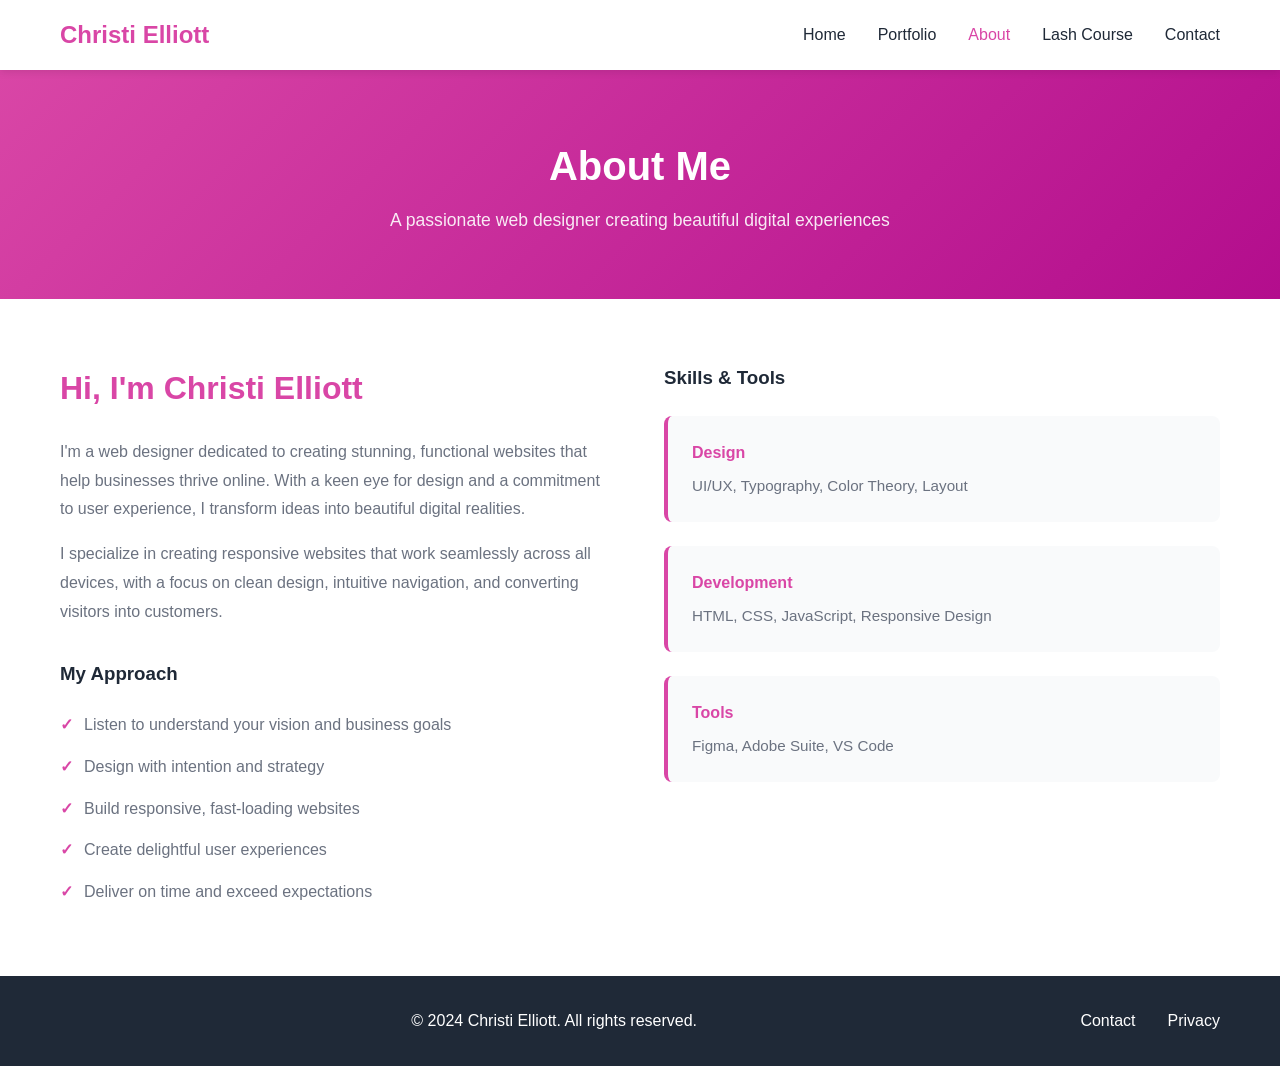
<file: about.html>
<!DOCTYPE html>
<html lang="en">
<head>
    <meta charset="UTF-8">
    <meta name="viewport" content="width=device-width, initial-scale=1.0">
    <title>About - Christi Elliott</title>
    <link rel="stylesheet" href="style.css">
</head>
<body>
    <nav class="navbar">
        <div class="container">
            <div class="logo">Christi Elliott</div>
            <ul class="nav-menu">
                <li><a href="index.html">Home</a></li>
                <li><a href="portfolio.html">Portfolio</a></li>
                <li><a href="about.html" class="active">About</a></li>
                <li><a href="course.html">Lash Course</a></li>
                <li><a href="contact.html">Contact</a></li>
            </ul>
        </div>
    </nav>

    <header class="page-header">
        <div class="container">
            <h1>About Me</h1>
            <p>A passionate web designer creating beautiful digital experiences</p>
        </div>
    </header>

    <section class="about">
        <div class="container">
            <div class="about-content">
                <div class="about-text">
                    <h2>Hi, I'm Christi Elliott</h2>
                    <p>
                        I'm a web designer dedicated to creating stunning, functional websites that help businesses thrive online. With a keen eye for design and a commitment to user experience, I transform ideas into beautiful digital realities.
                    </p>
                    <p>
                        I specialize in creating responsive websites that work seamlessly across all devices, with a focus on clean design, intuitive navigation, and converting visitors into customers.
                    </p>
                    <h3>My Approach</h3>
                    <ul class="approach-list">
                        <li>Listen to understand your vision and business goals</li>
                        <li>Design with intention and strategy</li>
                        <li>Build responsive, fast-loading websites</li>
                        <li>Create delightful user experiences</li>
                        <li>Deliver on time and exceed expectations</li>
                    </ul>
                </div>
                <div class="about-skills">
                    <h3>Skills & Tools</h3>
                    <div class="skills-grid">
                        <div class="skill">
                            <h4>Design</h4>
                            <p>UI/UX, Typography, Color Theory, Layout</p>
                        </div>
                        <div class="skill">
                            <h4>Development</h4>
                            <p>HTML, CSS, JavaScript, Responsive Design</p>
                        </div>
                        <div class="skill">
                            <h4>Tools</h4>
                            <p>Figma, Adobe Suite, VS Code</p>
                        </div>
                    </div>
                </div>
            </div>
        </div>
    </section>

    <footer>
        <div class="container">
            <p>&copy; 2024 Christi Elliott. All rights reserved.</p>
            <div class="footer-links">
                <a href="contact.html">Contact</a>
                <a href="#privacy">Privacy</a>
            </div>
        </div>
    </footer>

    <script src="script.js"></script>
</body>
</html>
</file>
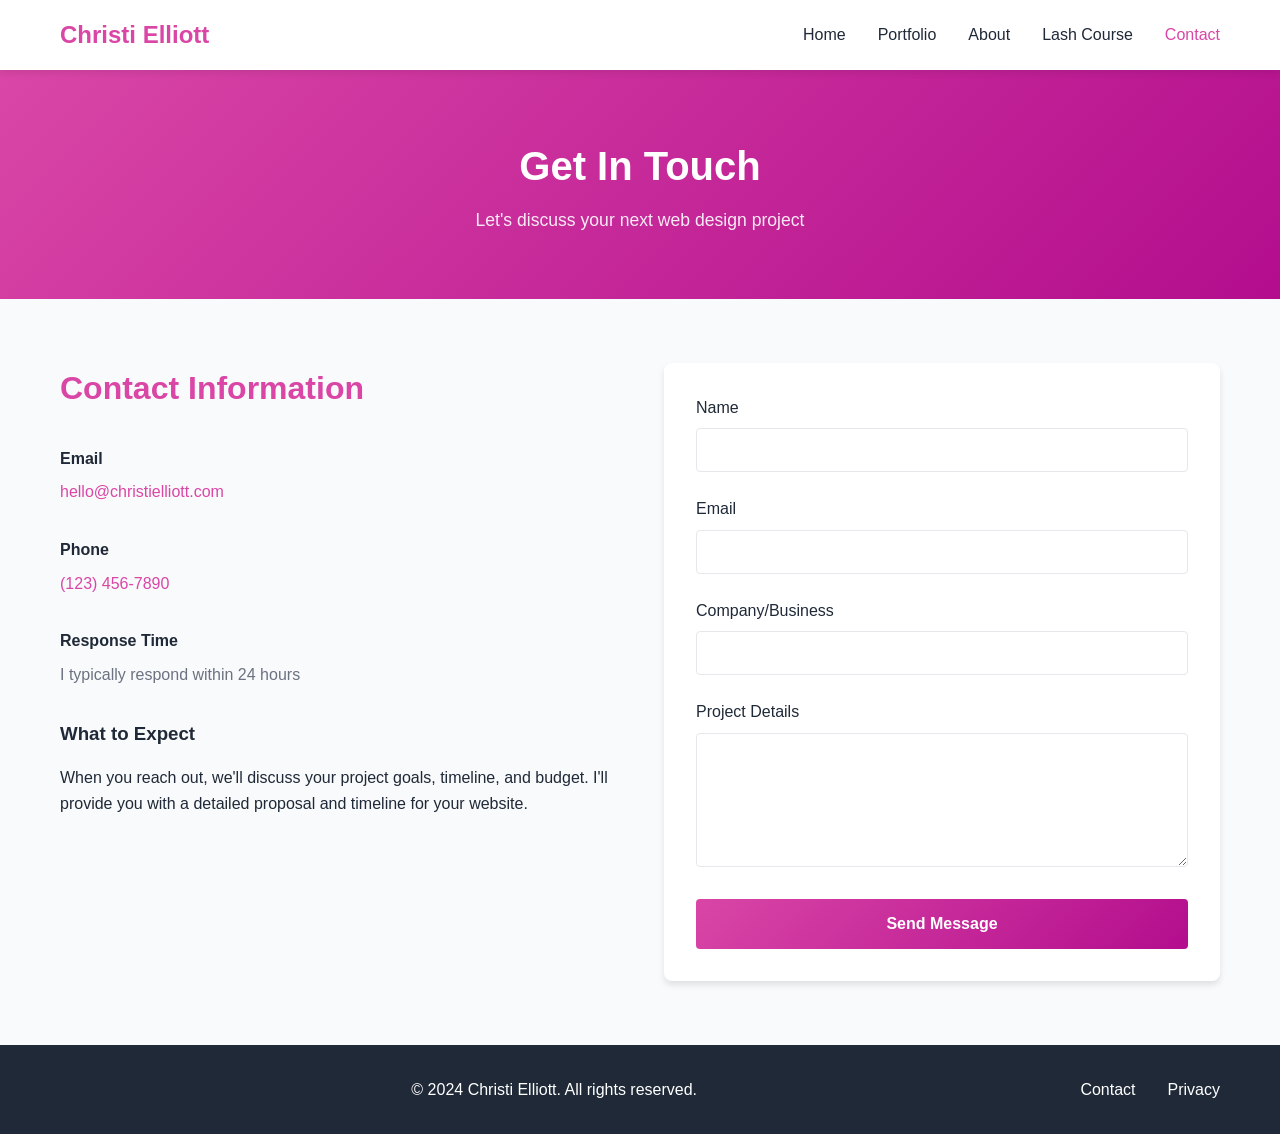
<file: contact.html>
<!DOCTYPE html>
<html lang="en">
<head>
    <meta charset="UTF-8">
    <meta name="viewport" content="width=device-width, initial-scale=1.0">
    <title>Contact - Christi Elliott</title>
    <link rel="stylesheet" href="style.css">
</head>
<body>
    <nav class="navbar">
        <div class="container">
            <div class="logo">Christi Elliott</div>
            <ul class="nav-menu">
                <li><a href="index.html">Home</a></li>
                <li><a href="portfolio.html">Portfolio</a></li>
                <li><a href="about.html">About</a></li>
                <li><a href="course.html">Lash Course</a></li>
                <li><a href="contact.html" class="active">Contact</a></li>
            </ul>
        </div>
    </nav>

    <header class="page-header">
        <div class="container">
            <h1>Get In Touch</h1>
            <p>Let's discuss your next web design project</p>
        </div>
    </header>

    <section class="contact">
        <div class="container">
            <div class="contact-wrapper">
                <div class="contact-info">
                    <h2>Contact Information</h2>
                    <div class="info-item">
                        <h4>Email</h4>
                        <p><a href="mailto:hello@christielliott.com">hello@christielliott.com</a></p>
                    </div>
                    <div class="info-item">
                        <h4>Phone</h4>
                        <p><a href="tel:+1234567890">(123) 456-7890</a></p>
                    </div>
                    <div class="info-item">
                        <h4>Response Time</h4>
                        <p>I typically respond within 24 hours</p>
                    </div>
                    <h3>What to Expect</h3>
                    <p>
                        When you reach out, we'll discuss your project goals, timeline, and budget. I'll provide you with a detailed proposal and timeline for your website.
                    </p>
                </div>

                <form class="contact-form" id="contactForm">
                    <div class="form-group">
                        <label for="name">Name</label>
                        <input type="text" id="name" name="name" required>
                    </div>
                    <div class="form-group">
                        <label for="email">Email</label>
                        <input type="email" id="email" name="email" required>
                    </div>
                    <div class="form-group">
                        <label for="company">Company/Business</label>
                        <input type="text" id="company" name="company">
                    </div>
                    <div class="form-group">
                        <label for="message">Project Details</label>
                        <textarea id="message" name="message" rows="6" required></textarea>
                    </div>
                    <button type="submit" class="submit-button">Send Message</button>
                </form>
            </div>
        </div>
    </section>

    <footer>
        <div class="container">
            <p>&copy; 2024 Christi Elliott. All rights reserved.</p>
            <div class="footer-links">
                <a href="contact.html">Contact</a>
                <a href="#privacy">Privacy</a>
            </div>
        </div>
    </footer>

    <script src="script.js"></script>
</body>
</html>
</file>
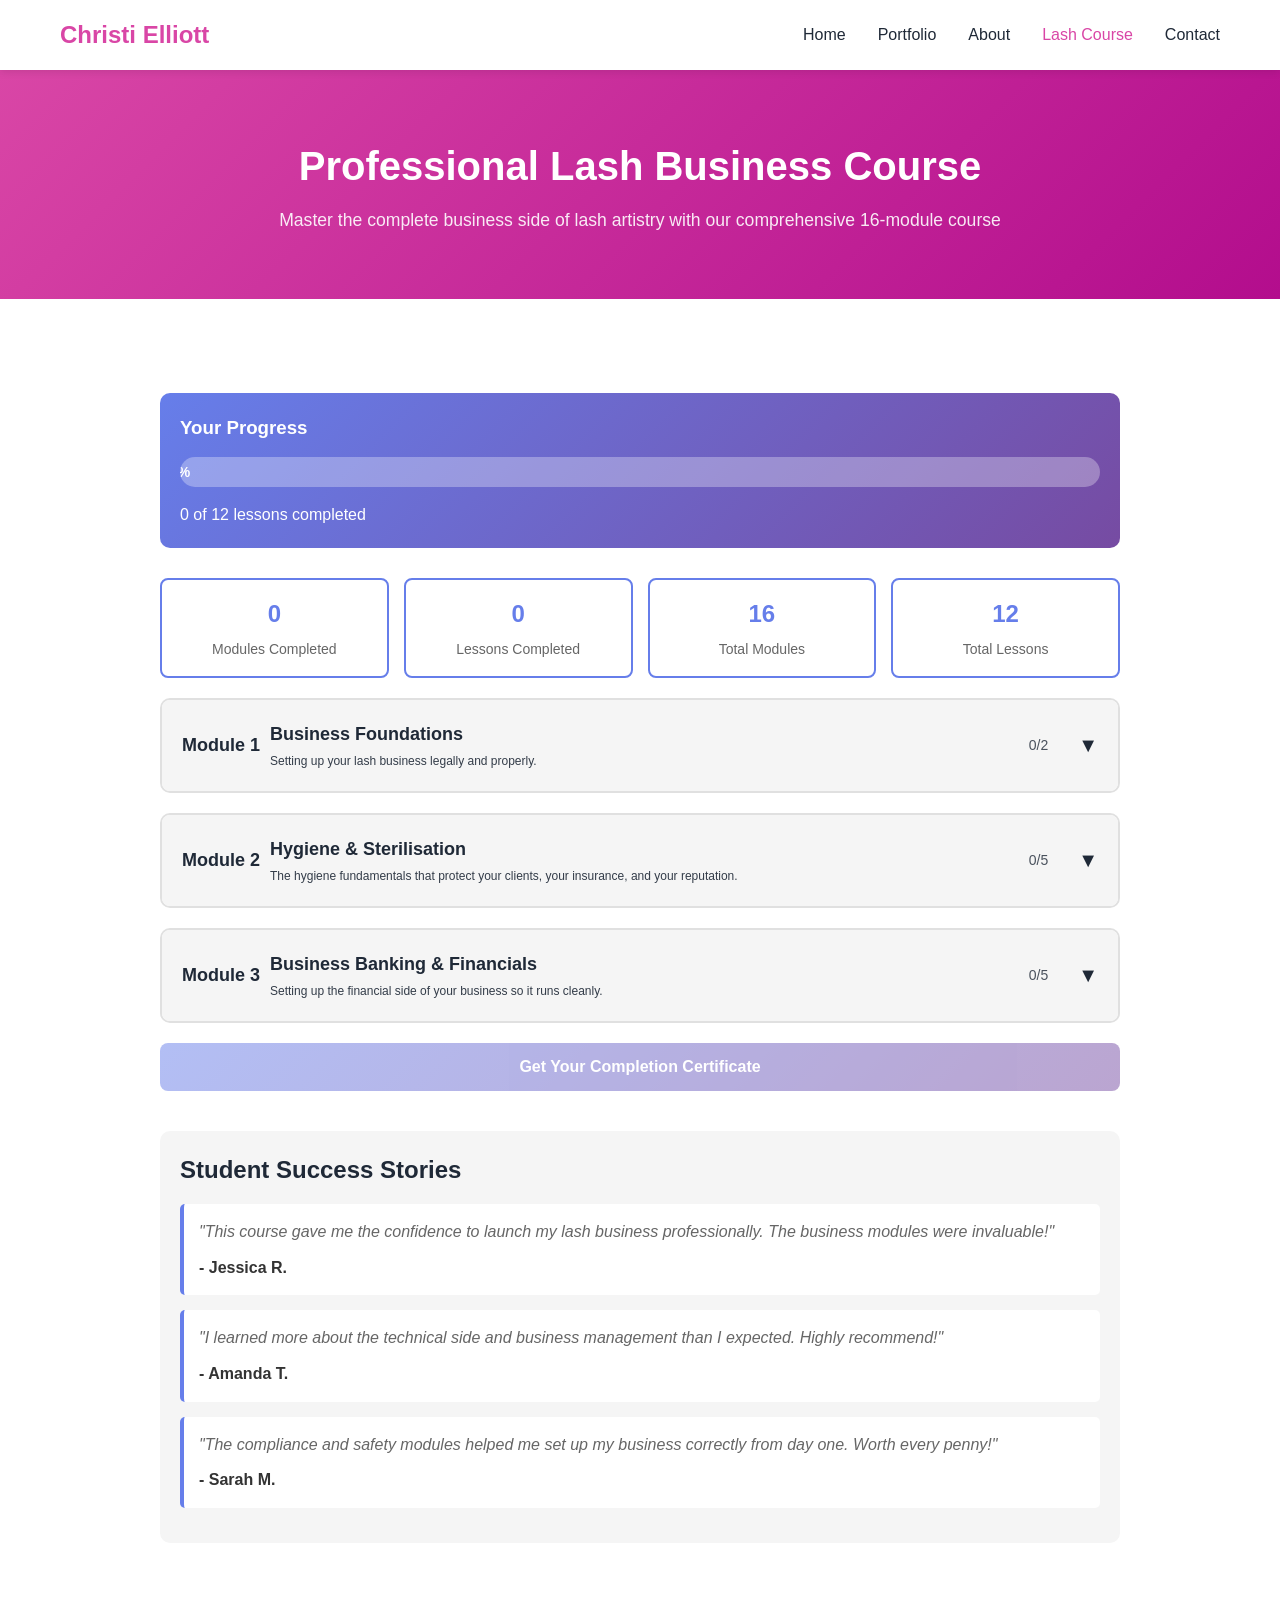
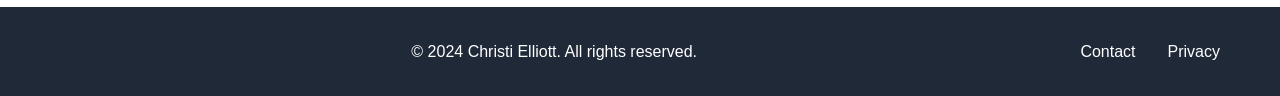
<file: course.html>
<!DOCTYPE html>
<html lang="en">
<head>
    <meta charset="UTF-8">
    <meta name="viewport" content="width=device-width, initial-scale=1.0">
    <title>Professional Lash Business Course - Christi Elliott</title>
    <link rel="stylesheet" href="style.css">
    <style>
        .course-container {
            max-width: 1000px;
            margin: 0 auto;
        }

        .course-progress {
            margin: 30px 0;
            padding: 20px;
            background: linear-gradient(135deg, #667eea 0%, #764ba2 100%);
            border-radius: 10px;
            color: white;
        }

        .progress-bar {
            width: 100%;
            height: 30px;
            background: rgba(255, 255, 255, 0.3);
            border-radius: 15px;
            overflow: hidden;
            margin: 15px 0;
        }

        .progress-fill {
            height: 100%;
            background: linear-gradient(90deg, #4CAF50, #45a049);
            width: 0%;
            transition: width 0.3s ease;
            display: flex;
            align-items: center;
            justify-content: center;
            color: white;
            font-weight: bold;
            font-size: 14px;
        }

        .modules {
            display: flex;
            flex-direction: column;
            gap: 20px;
        }

        .module {
            background: white;
            border: 2px solid #e0e0e0;
            border-radius: 10px;
            overflow: hidden;
            transition: all 0.3s ease;
        }

        .module:hover {
            border-color: #667eea;
            box-shadow: 0 4px 15px rgba(102, 126, 234, 0.2);
        }

        .module-header {
            padding: 20px;
            background: #f5f5f5;
            cursor: pointer;
            display: flex;
            justify-content: space-between;
            align-items: center;
            transition: background 0.3s ease;
        }

        .module-header:hover {
            background: #efefef;
        }

        .module-header.active {
            background: #667eea;
            color: white;
        }

        .module-title {
            font-size: 18px;
            font-weight: bold;
            display: flex;
            align-items: center;
            gap: 10px;
            flex-grow: 1;
        }

        .module-progress {
            font-size: 14px;
            opacity: 0.8;
            margin-right: 15px;
        }

        .module-toggle {
            font-size: 20px;
            transition: transform 0.3s ease;
        }

        .module.open .module-toggle {
            transform: rotate(180deg);
        }

        .module-content {
            display: none;
            padding: 20px;
            max-height: 0;
            overflow: hidden;
            transition: max-height 0.3s ease;
        }

        .module.open .module-content {
            display: block;
            max-height: 5000px;
        }

        .lessons {
            display: flex;
            flex-direction: column;
            gap: 15px;
        }

        .lesson {
            padding: 15px;
            background: #f9f9f9;
            border-left: 4px solid #667eea;
            border-radius: 5px;
            transition: all 0.3s ease;
            cursor: pointer;
        }

        .lesson:hover {
            background: #f0f0f0;
            box-shadow: 0 2px 8px rgba(0,0,0,0.1);
        }

        .lesson.completed {
            background: #e8f5e9;
            border-left-color: #4CAF50;
        }

        .lesson-header {
            display: flex;
            align-items: flex-start;
            gap: 10px;
            margin-bottom: 8px;
        }

        .lesson-checkbox {
            width: 20px;
            height: 20px;
            cursor: pointer;
            accent-color: #667eea;
            margin-top: 2px;
            flex-shrink: 0;
        }

        .lesson-info {
            flex-grow: 1;
        }

        .lesson-title {
            font-weight: 600;
            margin-bottom: 5px;
            color: #333;
        }

        .lesson-description {
            font-size: 14px;
            color: #666;
            margin-bottom: 8px;
            line-height: 1.4;
        }

        .lesson-time {
            font-size: 12px;
            color: #999;
            display: flex;
            align-items: center;
            gap: 5px;
        }

        .lesson-content {
            display: none;
            margin-top: 15px;
            padding-top: 15px;
            border-top: 1px solid #ddd;
            max-height: 0;
            overflow: hidden;
            transition: max-height 0.3s ease;
        }

        .lesson.expanded .lesson-content {
            display: block;
            max-height: 3000px;
        }

        .content-section {
            margin-bottom: 15px;
        }

        .content-section h4 {
            color: #667eea;
            font-size: 14px;
            font-weight: bold;
            margin-bottom: 8px;
            text-transform: uppercase;
            letter-spacing: 0.5px;
        }

        .content-section p {
            font-size: 14px;
            line-height: 1.6;
            color: #555;
            margin-bottom: 10px;
        }

        .content-section ul {
            font-size: 14px;
            color: #555;
            margin-left: 20px;
            margin-bottom: 10px;
        }

        .content-section ol {
            font-size: 14px;
            color: #555;
            margin-left: 20px;
            margin-bottom: 10px;
        }

        .content-section li {
            margin-bottom: 8px;
            line-height: 1.6;
        }

        .content-section strong {
            color: #333;
        }

        .lesson-expand-btn {
            font-size: 12px;
            color: #667eea;
            cursor: pointer;
            margin-top: 8px;
            display: inline-block;
            font-weight: 600;
        }

        .course-stats {
            display: grid;
            grid-template-columns: repeat(auto-fit, minmax(150px, 1fr));
            gap: 15px;
            margin: 20px 0;
        }

        .stat-box {
            padding: 15px;
            background: white;
            border: 2px solid #667eea;
            border-radius: 8px;
            text-align: center;
        }

        .stat-number {
            font-size: 24px;
            font-weight: bold;
            color: #667eea;
        }

        .stat-label {
            font-size: 14px;
            color: #666;
            margin-top: 5px;
        }

        .certification-btn {
            margin-top: 20px;
            padding: 15px 30px;
            background: linear-gradient(135deg, #667eea 0%, #764ba2 100%);
            color: white;
            border: none;
            border-radius: 8px;
            font-size: 16px;
            font-weight: bold;
            cursor: pointer;
            transition: transform 0.3s ease;
            width: 100%;
            text-align: center;
        }

        .certification-btn:hover {
            transform: translateY(-2px);
        }

        .certification-btn:disabled {
            opacity: 0.5;
            cursor: not-allowed;
            transform: none;
        }

        .testimonials {
            margin-top: 40px;
            padding: 20px;
            background: #f5f5f5;
            border-radius: 10px;
        }

        .testimonial {
            margin: 15px 0;
            padding: 15px;
            background: white;
            border-radius: 5px;
            border-left: 4px solid #667eea;
        }

        .testimonial-text {
            font-style: italic;
            margin-bottom: 10px;
            color: #666;
        }

        .testimonial-author {
            font-weight: bold;
            color: #333;
        }

        .callout-box {
            padding: 12px;
            background: #fff3cd;
            border-left: 4px solid #ffc107;
            margin: 10px 0;
            border-radius: 4px;
            font-size: 14px;
            color: #333;
        }

        .example-box {
            padding: 12px;
            background: #e3f2fd;
            border-left: 4px solid #2196F3;
            margin: 10px 0;
            border-radius: 4px;
            font-size: 14px;
            color: #333;
        }
    </style>
</head>
<body>
    <nav class="navbar">
        <div class="container">
            <div class="logo">Christi Elliott</div>
            <ul class="nav-menu">
                <li><a href="index.html">Home</a></li>
                <li><a href="portfolio.html">Portfolio</a></li>
                <li><a href="about.html">About</a></li>
                <li><a href="course.html" class="active">Lash Course</a></li>
                <li><a href="contact.html">Contact</a></li>
            </ul>
        </div>
    </nav>

    <header class="page-header">
        <div class="container">
            <h1>Professional Lash Business Course</h1>
            <p>Master the complete business side of lash artistry with our comprehensive 16-module course</p>
        </div>
    </header>

    <section class="portfolio course-container">
        <div class="container">
            <div class="course-progress">
                <h3>Your Progress</h3>
                <div class="progress-bar">
                    <div class="progress-fill" id="progressFill">0%</div>
                </div>
                <div id="progressText">0 of 0 lessons completed</div>
            </div>

            <div class="course-stats">
                <div class="stat-box">
                    <div class="stat-number" id="modulesCompleted">0</div>
                    <div class="stat-label">Modules Completed</div>
                </div>
                <div class="stat-box">
                    <div class="stat-number" id="lessonsCompleted">0</div>
                    <div class="stat-label">Lessons Completed</div>
                </div>
                <div class="stat-box">
                    <div class="stat-number">16</div>
                    <div class="stat-label">Total Modules</div>
                </div>
                <div class="stat-box">
                    <div class="stat-number" id="totalLessons">0</div>
                    <div class="stat-label">Total Lessons</div>
                </div>
            </div>

            <div class="modules" id="modules"></div>

            <button class="certification-btn" id="certificationBtn" disabled>
                Get Your Completion Certificate
            </button>

            <div class="testimonials">
                <h2>Student Success Stories</h2>
                <div class="testimonial">
                    <p class="testimonial-text">"This course gave me the confidence to launch my lash business professionally. The business modules were invaluable!"</p>
                    <p class="testimonial-author">- Jessica R.</p>
                </div>
                <div class="testimonial">
                    <p class="testimonial-text">"I learned more about the technical side and business management than I expected. Highly recommend!"</p>
                    <p class="testimonial-author">- Amanda T.</p>
                </div>
                <div class="testimonial">
                    <p class="testimonial-text">"The compliance and safety modules helped me set up my business correctly from day one. Worth every penny!"</p>
                    <p class="testimonial-author">- Sarah M.</p>
                </div>
            </div>
        </div>
    </section>

    <footer>
        <div class="container">
            <p>&copy; 2024 Christi Elliott. All rights reserved.</p>
            <div class="footer-links">
                <a href="contact.html">Contact</a>
                <a href="#privacy">Privacy</a>
            </div>
        </div>
    </footer>

    <script>
        const courseData = [
            {
                id: 1,
                title: "Business Foundations",
                description: "Setting up your lash business legally and properly.",
                lessons: [
                    {
                        id: 1,
                        title: "Choosing Your Business Structure",
                        description: "Sole proprietor, LLC, or corporation — understanding the pros and cons of each.",
                        duration: "18 min",
                        content: `<div class="content-section"><h4>Overview</h4><p>Selecting the right business structure is one of the most important decisions you'll make as a lash artist. Your choice affects your taxes, liability, paperwork, and how much money you keep.</p></div><div class="content-section"><h4>Sole Proprietorship</h4><p><strong>What it is:</strong> You and your business are legally one entity. This is the simplest structure.</p><ul><li><strong>Pros:</strong> Easiest to set up, lowest startup costs, complete control, simple taxes</li><li><strong>Cons:</strong> Personal assets at risk, harder to get loans, less credibility</li><li><strong>Best for:</strong> Solo artists starting out with low risk</li></ul></div>`
                    },
                    {
                        id: 2,
                        title: "Business Registration & Licenses",
                        description: "Navigate the legal requirements and registrations needed in your area.",
                        duration: "16 min",
                        content: `<div class="content-section"><h4>Overview</h4><p>Before you can legally operate a lash business, you need proper registration and licenses. Requirements vary by state, county, and city.</p></div>`
                    }
                ]
            },
            {
                id: 2,
                title: "Hygiene & Sterilisation",
                description: "The hygiene fundamentals that protect your clients, your insurance, and your reputation.",
                lessons: [
                    {
                        id: 3,
                        title: "Sterilization Standards & Methods",
                        description: "Understanding autoclave, chemical sterilization, and industry standards.",
                        duration: "15 min",
                        content: `<div class="content-section"><h4>Overview</h4><p>Sterilization kills all microorganisms including bacteria, viruses, and spores.</p></div>`
                    },
                    {
                        id: 4,
                        title: "Cross-Contamination Prevention",
                        description: "Protocols to prevent spreading infections and pathogens.",
                        duration: "14 min",
                        content: `<div class="content-section"><h4>Overview</h4><p>Cross-contamination occurs when pathogens from one client are transmitted to another.</p></div>`
                    },
                    {
                        id: 5,
                        title: "Health & Safety Regulations",
                        description: "Complying with health department regulations and guidelines.",
                        duration: "13 min",
                        content: `<div class="content-section"><h4>Overview</h4><p>Health and safety regulations protect clients and keep you compliant with local laws.</p></div>`
                    },
                    {
                        id: 6,
                        title: "Client Health Screening",
                        description: "Safe screening practices to identify contraindications.",
                        duration: "12 min",
                        content: `<div class="content-section"><h4>Overview</h4><p>Health screening identifies conditions where lash extensions may be unsafe.</p></div>`
                    },
                    {
                        id: 7,
                        title: "Renting vs. Owning – What You Need to Know",
                        description: "Home-based and commercial workspace insurance requirements.",
                        duration: "14 min",
                        content: `
                            <div class="content-section">
                                <h4>1. Home-based Lash Businesses</h4>
                                <p><strong>If you're working from a spare room or home salon:</strong></p>
                                <ul>
                                    <li><strong>Landlord approval (if renting):</strong>
                                        <ul>
                                            <li>Always check your lease. Most rentals require written permission before running a business.</li>
                                            <li>Some landlords may want proof of your insurance before granting approval.</li>
                                            <li>Tip: Frame it as "low impact" (no heavy foot traffic, no signage on house, minimal noise).</li>
                                        </ul>
                                    </li>
                                    <li><strong>If you own your home:</strong>
                                        <ul>
                                            <li>Still notify your home insurer. Standard home insurance often won't cover business activity without a business add-on.</li>
                                            <li>Ask about "home-based business cover."</li>
                                        </ul>
                                    </li>
                                </ul>
                            </div>

                            <div class="content-section">
                                <h4>2. Commercial or Studio Spaces</h4>
                                <p><strong>If leasing a shopfront or salon room:</strong></p>
                                <ul>
                                    <li>The landlord's insurance does not cover your business — only the building.</li>
                                    <li>You are responsible for your:
                                        <ul>
                                            <li>Public Liability Insurance (clients tripping, accidents).</li>
                                            <li>Professional Indemnity (claims from allergic reactions, eye irritation).</li>
                                            <li>Contents Cover (lash bed, stock, lights, tools).</li>
                                        </ul>
                                    </li>
                                    <li>The lease may require you to show a Certificate of Currency from your insurer before signing.</li>
                                </ul>
                            </div>

                            <div class="content-section">
                                <h4>3. What to Ask Your Landlord or Insurer</h4>
                                <ul>
                                    <li><strong>If renting:</strong>
                                        <ul>
                                            <li>"Do I have approval to operate a beauty business from this property?"</li>
                                            <li>"Does the landlord's insurance require me to have additional cover?"</li>
                                        </ul>
                                    </li>
                                    <li><strong>If owning:</strong>
                                        <ul>
                                            <li>"Does my home insurance still cover me while running a business here?"</li>
                                            <li>"Do I need to add home-based business insurance?"</li>
                                        </ul>
                                    </li>
                                </ul>
                            </div>

                            <div class="callout-box">
                                <strong>⚠️ Action Steps:</strong>
                                <ol>
                                    <li>Check your lease or mortgage terms.</li>
                                    <li>Contact landlord (if renting) — request written approval.</li>
                                    <li>Contact home/commercial insurer — disclose beauty business activity.</li>
                                    <li>Get at least 1 insurance quote tailored for lash/beauty professionals.</li>
                                </ol>
                            </div>

                            <div class="example-box">
                                <strong>💡 Pro Tip:</strong> On your website or policies page, include a line like: "This business is fully insured with Public Liability and Professional Indemnity cover. Certificate of Currency available on request." This builds client trust and shows professionalism.
                            </div>
                        `
                    }
                ]
            },
            {
                id: 3,
                title: "Business Banking & Financials",
                description: "Setting up the financial side of your business so it runs cleanly.",
                lessons: [
                    {
                        id: 8,
                        title: "Business Bank Account Setup",
                        description: "Separating personal and business finances.",
                        duration: "12 min",
                        content: `<div class="content-section"><h4>Overview</h4><p>Keeping business and personal finances separate is essential for accounting, taxes, and professionalism.</p></div>`
                    },
                    {
                        id: 9,
                        title: "Claiming Your Lash Room at Home – The Capital Gains Trap",
                        description: "Understanding tax deductions and capital gains implications.",
                        duration: "16 min",
                        content: `
                            <div class="content-section">
                                <h4>1. How Home Deductions Work</h4>
                                <p>If you own your home and run your lash business from it, you can sometimes claim part of your:</p>
                                <ul>
                                    <li>Electricity & internet</li>
                                    <li>Rent/mortgage interest</li>
                                    <li>Cleaning & maintenance</li>
                                    <li>Depreciation (furniture, lash bed, lighting, aircon)</li>
                                </ul>
                                <p>The claim is usually calculated based on the percentage of your home's floor space used as the business area.</p>
                            </div>

                            <div class="content-section">
                                <h4>2. The Catch – Capital Gains Tax (CGT)</h4>
                                <p>Normally, when you sell your main residence, you don't pay capital gains tax (CGT).</p>
                                <p><strong>BUT</strong> if you've claimed a dedicated space (like your lash room) as a tax deduction:</p>
                                <ul>
                                    <li>That percentage of your home may lose the CGT exemption.</li>
                                    <li><strong>Example:</strong> If your lash room is 10% of your house, and you sell the property later with $100K profit, you could be taxed on $10K of it.</li>
                                </ul>
                            </div>

                            <div class="content-section">
                                <h4>3. Ways Lash Techs Can Handle This</h4>
                                <ul>
                                    <li><strong>Option A:</strong> Claim smaller running costs only (electricity, internet) instead of a set area.</li>
                                    <li><strong>Option B:</strong> Claim nothing for the space itself, to keep your full CGT exemption later.</li>
                                    <li><strong>Option C:</strong> Get professional advice — an accountant can run the numbers for you.</li>
                                </ul>
                            </div>

                            <div class="content-section">
                                <h4>4. What Accountants Recommend (for beginners)</h4>
                                <ul>
                                    <li>Don't overclaim your lash space unless you plan to stay in that property long-term.</li>
                                    <li>Keep receipts for all lash supplies (these are clean deductions with no CGT effect).</li>
                                    <li>Set aside 25–30% of lash income for tax, to avoid EOFY surprises.</li>
                                </ul>
                            </div>

                            <div class="callout-box">
                                <strong>⚠️ Key Takeaway:</strong> Claiming part of your home for business = tax benefit now but potential capital gains hit later. Make the choice intentionally.
                            </div>
                        `
                    },
                    {
                        id: 10,
                        title: "Understanding Deductions Properly",
                        description: "How deductions reduce taxable income, not your tax bill directly.",
                        duration: "15 min",
                        content: `
                            <div class="content-section">
                                <h4>1. What Deductions Actually Do</h4>
                                <p>Deductions reduce your taxable income, not your tax bill directly.</p>
                                <div class="example-box">
                                    <strong>Example:</strong>
                                    <ul>
                                        <li>Your lash business earns $50,000.</li>
                                        <li>You spend $5,000 on products, rent, and tools.</li>
                                        <li>Your taxable income = $45,000.</li>
                                        <li>You only pay tax on $45K, not $50K.</li>
                                    </ul>
                                </div>
                            </div>

                            <div class="content-section">
                                <h4>2. Why This Matters</h4>
                                <ul>
                                    <li>If you're in the 20% tax bracket, a $1,000 deduction saves you about $200 in tax (not $1,000).</li>
                                    <li>So: you don't spend money just to "get a deduction."</li>
                                    <li>Only spend on things that genuinely help your business.</li>
                                </ul>
                            </div>

                            <div class="content-section">
                                <h4>3. Common Lash Artist Deductions</h4>
                                <ul>
                                    <li>Lash supplies (glue, lashes, tweezers, pads)</li>
                                    <li>Furniture & equipment (lash bed, trolley, lighting)</li>
                                    <li>Training & education</li>
                                    <li>Insurance</li>
                                    <li>Booking software or website costs</li>
                                    <li>Marketing (Canva Pro, ads, business cards)</li>
                                    <li>Proportion of phone/internet, electricity</li>
                                </ul>
                            </div>

                            <div class="content-section">
                                <h4>4. What Not to Do</h4>
                                <ul>
                                    <li>Don't buy unnecessary stock just to "get a deduction."</li>
                                    <li>Don't claim personal expenses as business — the ATO checks.</li>
                                </ul>
                            </div>

                            <div class="callout-box">
                                <strong>📝 Student Activity:</strong> Which items are claimable?
                                <ul>
                                    <li>Lash glue (✅ Yes)</li>
                                    <li>Netflix subscription (❌ No)</li>
                                    <li>Phone bill (✅ Yes – portion only if used for clients)</li>
                                    <li>Personal makeup (❌ unless used exclusively for demonstrations)</li>
                                </ul>
                            </div>
                        `
                    },
                    {
                        id: 11,
                        title: "The Truth About Tax Deductions",
                        description: "Why deductions don't give refunds unless you owe tax.",
                        duration: "14 min",
                        content: `
                            <div class="content-section">
                                <h4>1. The Myth</h4>
                                <p>Many new lash artists think: "If I buy something for my business, the tax office will give me money back."</p>
                                <p><strong>Reality:</strong> You only get a benefit if you actually owe tax.</p>
                            </div>

                            <div class="content-section">
                                <h4>2. How It Really Works</h4>
                                <p>Deductions reduce your taxable income → which reduces your tax bill.</p>
                                <p>If you're under the tax-free threshold ($18,200) or already paying $0 tax, deductions won't give you a refund.</p>
                                <div class="example-box">
                                    <strong>Example A – You owe tax:</strong>
                                    <ul>
                                        <li>Earn $50,000 → tax owed approx. $6,700.</li>
                                        <li>Claim $5,000 deductions → taxable income = $45,000.</li>
                                        <li>Tax now approx. $5,200 → you save $1,500.</li>
                                    </ul>
                                </div>
                                <div class="example-box">
                                    <strong>Example B – You don't owe tax:</strong>
                                    <ul>
                                        <li>Earn $15,000 (under tax-free threshold).</li>
                                        <li>Claim $2,000 deductions → taxable income = $13,000.</li>
                                        <li>Tax bill is still $0.</li>
                                        <li>💡 You don't get cash "back" because no tax was paid in the first place.</li>
                                    </ul>
                                </div>
                            </div>

                            <div class="content-section">
                                <h4>3. Key Rule for Students</h4>
                                <div class="callout-box">
                                    <strong>⚡ "Deductions don't create refunds out of thin air. They only reduce the tax you actually owe."</strong>
                                </div>
                            </div>

                            <div class="content-section">
                                <h4>4. Mini Quiz Worksheet</h4>
                                <ul>
                                    <li><strong>Q1:</strong> If you make $12,000 in lash income, can deductions give you money back? (Answer: No).</li>
                                    <li><strong>Q2:</strong> If you make $45,000, how does a $1,000 deduction affect you? (Answer: It reduces taxable income, saving ~$200–$300 depending on your tax bracket).</li>
                                    <li><strong>Q3:</strong> Should you buy unnecessary supplies at EOFY just for "tax benefits"? (Answer: No).</li>
                                </ul>
                            </div>
                        `
                    },
                    {
                        id: 12,
                        title: "Centrelink & Profit and Loss Reporting",
                        description: "Meeting Centrelink requirements when running a lash business.",
                        duration: "17 min",
                        content: `
                            <div class="content-section">
                                <h4>1. Why Centrelink Needs This</h4>
                                <p>If you get a Centrelink payment and run a business (sole trader with an ABN), Centrelink doesn't just look at your total sales.</p>
                                <p>They look at your profit (income minus expenses).</p>
                                <p>That's why you must give them a profit and loss statement (P&L) every 3 months (quarterly).</p>
                            </div>

                            <div class="content-section">
                                <h4>2. What's in a Profit & Loss Statement?</h4>
                                <ul>
                                    <li><strong>Income:</strong> what your clients pay you.</li>
                                    <li><strong>Expenses:</strong> business costs (lash supplies, insurance, booking software, etc.).</li>
                                    <li><strong>Profit:</strong> what's left after expenses.</li>
                                </ul>
                                <p>👉 This profit is what Centrelink uses to work out how much payment you're entitled to.</p>
                            </div>

                            <div class="content-section">
                                <h4>3. Example</h4>
                                <div class="example-box">
                                    <ul>
                                        <li>Quarterly income: $5,000 from lash clients.</li>
                                        <li>Expenses: $2,000 (glue, lashes, insurance, electricity).</li>
                                        <li>Profit: $3,000.</li>
                                        <li>Centrelink will treat that $3,000 as your business income for the quarter (split across the 3 months).</li>
                                    </ul>
                                </div>
                            </div>

                            <div class="content-section">
                                <h4>4. Why This Matters</h4>
                                <ul>
                                    <li>If you don't lodge your P&L on time, Centrelink may suspend payments.</li>
                                    <li>If you under-report, you can get an overpayment and debt.</li>
                                    <li>If you over-report, you could miss out on money you're entitled to.</li>
                                </ul>
                            </div>

                            <div class="content-section">
                                <h4>5. Key Takeaway for Students</h4>
                                <div class="callout-box">
                                    <strong>⚠️ "If you're on Centrelink, you must keep receipts and track income/expenses from Day 1 — because every quarter you'll need a profit & loss statement. This protects your payment, keeps you compliant, and avoids future debts."</strong>
                                </div>
                            </div>

                            <div class="content-section">
                                <h4>6. Quick Setup</h4>
                                <ul>
                                    <li>Get a spreadsheet template (we provide one in course resources)</li>
                                    <li>Columns: Date | Income | Expense | Category | Notes</li>
                                    <li>Auto-totals quarterly profit</li>
                                    <li>Easy to share with Centrelink</li>
                                </ul>
                            </div>
                        `
                    }
                ]
            }
        ];

        let completedLessons = {};

        function initializeCourse() {
            const modulesContainer = document.getElementById('modules');
            const totalLessons = courseData.reduce((sum, m) => sum + m.lessons.length, 0);
            document.getElementById('totalLessons').textContent = totalLessons;

            courseData.forEach(module => {
                const moduleEl = createModuleElement(module);
                modulesContainer.appendChild(moduleEl);
            });

            updateProgress();
        }

        function createModuleElement(module) {
            const moduleDiv = document.createElement('div');
            moduleDiv.className = 'module';
            moduleDiv.setAttribute('data-module-id', module.id);

            const header = document.createElement('div');
            header.className = 'module-header';
            header.innerHTML = `
                <div class="module-title">
                    <span>Module ${module.id}</span>
                    <div>
                        <strong>${module.title}</strong>
                        <div style="font-size: 12px; font-weight: normal; opacity: 0.9; margin-top: 3px;">${module.description}</div>
                    </div>
                </div>
                <div style="display: flex; align-items: center; gap: 15px; white-space: nowrap;">
                    <span class="module-progress" id="progress-${module.id}">0/${module.lessons.length}</span>
                    <span class="module-toggle">▼</span>
                </div>
            `;

            header.addEventListener('click', () => {
                moduleDiv.classList.toggle('open');
                header.classList.toggle('active');
            });

            const content = document.createElement('div');
            content.className = 'module-content';

            const lessonsDiv = document.createElement('div');
            lessonsDiv.className = 'lessons';

            module.lessons.forEach(lesson => {
                const lessonEl = createLessonElement(lesson, module.id);
                lessonsDiv.appendChild(lessonEl);
            });

            content.appendChild(lessonsDiv);
            moduleDiv.appendChild(header);
            moduleDiv.appendChild(content);

            return moduleDiv;
        }

        function createLessonElement(lesson, moduleId) {
            const lessonDiv = document.createElement('div');
            lessonDiv.className = 'lesson';
            lessonDiv.setAttribute('data-lesson-id', lesson.id);

            const lessonId = `lesson-${lesson.id}`;
            const isCompleted = completedLessons[lessonId];

            if (isCompleted) {
                lessonDiv.classList.add('completed');
            }

            const contentHtml = lesson.content || '<p>Content coming soon...</p>';

            lessonDiv.innerHTML = `
                <div class="lesson-header">
                    <input type="checkbox" class="lesson-checkbox" data-lesson-id="${lesson.id}" data-module-id="${moduleId}" ${isCompleted ? 'checked' : ''}>
                    <div class="lesson-info">
                        <div class="lesson-title">${lesson.title}</div>
                        <p class="lesson-description">${lesson.description}</p>
                        <span class="lesson-time">⏱️ ${lesson.duration}</span>
                        <div class="lesson-expand-btn">▶ Click to read lesson content</div>
                    </div>
                </div>
                <div class="lesson-content">${contentHtml}</div>
            `;

            const checkbox = lessonDiv.querySelector('.lesson-checkbox');
            checkbox.addEventListener('change', (e) => {
                e.stopPropagation();
                const lessonId = `lesson-${e.target.getAttribute('data-lesson-id')}`;
                if (e.target.checked) {
                    completedLessons[lessonId] = true;
                    lessonDiv.classList.add('completed');
                } else {
                    delete completedLessons[lessonId];
                    lessonDiv.classList.remove('completed');
                }
                updateProgress();
                saveProgress();
            });

            const expandBtn = lessonDiv.querySelector('.lesson-expand-btn');
            lessonDiv.addEventListener('click', (e) => {
                if (e.target !== checkbox) {
                    lessonDiv.classList.toggle('expanded');
                    expandBtn.textContent = lessonDiv.classList.contains('expanded') ? '▼ Collapse content' : '▶ Click to read lesson content';
                }
            });

            return lessonDiv;
        }

        function updateProgress() {
            const totalLessons = courseData.reduce((sum, m) => sum + m.lessons.length, 0);
            const completedCount = Object.keys(completedLessons).length;

            const percentage = totalLessons > 0 ? Math.round((completedCount / totalLessons) * 100) : 0;

            document.getElementById('progressFill').style.width = percentage + '%';
            document.getElementById('progressFill').textContent = percentage + '%';
            document.getElementById('progressText').textContent = `${completedCount} of ${totalLessons} lessons completed`;

            courseData.forEach(module => {
                const moduleCompleted = module.lessons.filter(lesson =>
                    completedLessons[`lesson-${lesson.id}`]
                ).length;
                const progressEl = document.getElementById(`progress-${module.id}`);
                if (progressEl) {
                    progressEl.textContent = `${moduleCompleted}/${module.lessons.length}`;
                }
            });

            const modulesCompleted = courseData.filter(module => {
                return module.lessons.every(lesson => completedLessons[`lesson-${lesson.id}`]);
            }).length;
            document.getElementById('modulesCompleted').textContent = modulesCompleted;
            document.getElementById('lessonsCompleted').textContent = completedCount;

            const certBtn = document.getElementById('certificationBtn');
            if (percentage === 100) {
                certBtn.disabled = false;
            } else {
                certBtn.disabled = true;
            }
        }

        function saveProgress() {
            localStorage.setItem('lashCourseProgress', JSON.stringify(completedLessons));
        }

        function loadProgress() {
            const saved = localStorage.getItem('lashCourseProgress');
            if (saved) {
                completedLessons = JSON.parse(saved);
            }
        }

        document.getElementById('certificationBtn').addEventListener('click', () => {
            alert(`
╔════════════════════════════════════════════════════════════╗
║                  CERTIFICATE OF COMPLETION                ║
║                                                            ║
║     Professional Lash Business Course                      ║
║                                                            ║
║              Awarded to _________________                  ║
║                                                            ║
║        For Successfully Completing All 16 Modules          ║
║           and Comprehensive Lash Business Training         ║
║                                                            ║
║        Date: ${new Date().toLocaleDateString()}                ║
║                                                            ║
║        Christi Elliott                                      ║
║        Lash Business Course Instructor                     ║
╚════════════════════════════════════════════════════════════╝
            `);
        });

        loadProgress();
        initializeCourse();
        updateProgress();
    </script>
</body>
</html>
</file>
<file: style.css>
* {
    margin: 0;
    padding: 0;
    box-sizing: border-box;
}

:root {
    --primary: #d946a6;
    --primary-dark: #b30d8d;
    --accent: #fbbf24;
    --dark: #1f2937;
    --light: #f9fafb;
    --gray: #6b7280;
    --border: #e5e7eb;
}

html {
    scroll-behavior: smooth;
}

body {
    font-family: -apple-system, BlinkMacSystemFont, 'Segoe UI', Roboto, Oxygen, Ubuntu, Cantarell, sans-serif;
    line-height: 1.6;
    color: var(--dark);
}

.container {
    max-width: 1200px;
    margin: 0 auto;
    padding: 0 20px;
}

/* Navigation */
.navbar {
    background: white;
    box-shadow: 0 2px 8px rgba(0, 0, 0, 0.1);
    position: sticky;
    top: 0;
    z-index: 100;
}

.navbar .container {
    display: flex;
    justify-content: space-between;
    align-items: center;
    padding: 1rem 20px;
}

.logo {
    font-size: 1.5rem;
    font-weight: 700;
    color: var(--primary);
}

.nav-menu {
    display: flex;
    list-style: none;
    gap: 2rem;
}

.nav-menu a {
    text-decoration: none;
    color: var(--dark);
    font-weight: 500;
    transition: color 0.3s ease;
}

.nav-menu a:hover,
.nav-menu a.active {
    color: var(--primary);
}

/* Hero Section */
.hero {
    background: linear-gradient(135deg, var(--primary) 0%, var(--primary-dark) 100%);
    color: white;
    padding: 8rem 0;
    text-align: center;
}

.hero h1 {
    font-size: 3rem;
    margin-bottom: 1rem;
    font-weight: 700;
}

.hero p {
    font-size: 1.25rem;
    margin-bottom: 2rem;
    opacity: 0.9;
}

.cta-button {
    display: inline-block;
    background: white;
    color: var(--primary);
    padding: 1rem 2rem;
    border-radius: 8px;
    text-decoration: none;
    font-weight: 600;
    transition: transform 0.3s ease, box-shadow 0.3s ease;
}

.cta-button:hover {
    transform: translateY(-2px);
    box-shadow: 0 10px 20px rgba(0, 0, 0, 0.2);
}

/* Page Header */
.page-header {
    background: linear-gradient(135deg, var(--primary) 0%, var(--primary-dark) 100%);
    color: white;
    padding: 4rem 0;
    text-align: center;
}

.page-header h1 {
    font-size: 2.5rem;
    margin-bottom: 0.5rem;
}

.page-header p {
    font-size: 1.1rem;
    opacity: 0.9;
}

/* Services Section */
.services {
    padding: 4rem 0;
    background: var(--light);
}

.services h2 {
    font-size: 2.5rem;
    text-align: center;
    margin-bottom: 3rem;
    color: var(--dark);
}

.service-grid {
    display: grid;
    grid-template-columns: repeat(auto-fit, minmax(250px, 1fr));
    gap: 2rem;
}

.service-card {
    background: white;
    padding: 2rem;
    border-radius: 8px;
    box-shadow: 0 4px 6px rgba(0, 0, 0, 0.1);
    transition: transform 0.3s ease, box-shadow 0.3s ease;
}

.service-card:hover {
    transform: translateY(-5px);
    box-shadow: 0 12px 20px rgba(0, 0, 0, 0.15);
}

.service-card h3 {
    color: var(--primary);
    margin-bottom: 1rem;
}

.service-card p {
    color: var(--gray);
    line-height: 1.8;
}

/* Featured Section */
.featured {
    padding: 4rem 0;
}

.featured h2 {
    font-size: 2.5rem;
    text-align: center;
    margin-bottom: 3rem;
    color: var(--dark);
}

.featured-project {
    display: grid;
    grid-template-columns: 1fr 1fr;
    gap: 3rem;
    align-items: center;
    background: var(--light);
    padding: 3rem;
    border-radius: 8px;
}

.featured-project img {
    width: 100%;
    border-radius: 8px;
    box-shadow: 0 8px 16px rgba(0, 0, 0, 0.1);
}

.featured-content h3 {
    font-size: 2rem;
    margin-bottom: 1rem;
    color: var(--primary);
}

.featured-content p {
    color: var(--gray);
    font-size: 1.1rem;
    margin-bottom: 1.5rem;
}

.view-link {
    display: inline-block;
    color: var(--primary);
    text-decoration: none;
    font-weight: 600;
    transition: gap 0.3s ease;
}

.view-link:hover {
    color: var(--primary-dark);
}

/* Portfolio Section */
.portfolio {
    padding: 4rem 0;
}

.portfolio-grid {
    display: grid;
    grid-template-columns: repeat(auto-fill, minmax(300px, 1fr));
    gap: 2rem;
}

.portfolio-item {
    background: white;
    border-radius: 8px;
    overflow: hidden;
    box-shadow: 0 4px 6px rgba(0, 0, 0, 0.1);
    transition: transform 0.3s ease, box-shadow 0.3s ease;
}

.portfolio-item:hover {
    transform: translateY(-10px);
    box-shadow: 0 12px 24px rgba(0, 0, 0, 0.15);
}

.portfolio-image {
    width: 100%;
    height: 250px;
    overflow: hidden;
    background: var(--light);
}

.portfolio-image img {
    width: 100%;
    height: 100%;
    object-fit: cover;
    transition: transform 0.3s ease;
}

.portfolio-item:hover .portfolio-image img {
    transform: scale(1.05);
}

.portfolio-info {
    padding: 2rem;
}

.portfolio-info h3 {
    color: var(--primary);
    margin-bottom: 0.5rem;
}

.project-category {
    color: var(--primary);
    font-size: 0.9rem;
    font-weight: 600;
    text-transform: uppercase;
    margin-bottom: 1rem;
}

.project-description {
    color: var(--gray);
    margin-bottom: 1.5rem;
    line-height: 1.8;
}

.project-details {
    display: flex;
    flex-wrap: wrap;
    gap: 0.5rem;
    margin-bottom: 1.5rem;
}

.tag {
    background: var(--light);
    color: var(--primary);
    padding: 0.25rem 0.75rem;
    border-radius: 20px;
    font-size: 0.85rem;
    font-weight: 500;
}

.project-link {
    display: inline-block;
    color: var(--primary);
    text-decoration: none;
    font-weight: 600;
    transition: color 0.3s ease;
}

.project-link:hover {
    color: var(--primary-dark);
}

.coming-soon {
    text-align: center;
    color: var(--gray);
    margin-top: 3rem;
    font-style: italic;
}

/* About Section */
.about {
    padding: 4rem 0;
}

.about-content {
    display: grid;
    grid-template-columns: 1fr 1fr;
    gap: 3rem;
}

.about-text h2 {
    font-size: 2rem;
    margin-bottom: 1.5rem;
    color: var(--primary);
}

.about-text p {
    color: var(--gray);
    margin-bottom: 1rem;
    line-height: 1.8;
}

.about-text h3 {
    margin-top: 2rem;
    margin-bottom: 1rem;
    color: var(--dark);
}

.approach-list {
    list-style: none;
    color: var(--gray);
}

.approach-list li {
    padding: 0.5rem 0;
    padding-left: 1.5rem;
    position: relative;
}

.approach-list li:before {
    content: "✓";
    position: absolute;
    left: 0;
    color: var(--primary);
    font-weight: bold;
}

.about-skills h3 {
    margin-bottom: 1.5rem;
    color: var(--dark);
}

.skills-grid {
    display: grid;
    gap: 1.5rem;
}

.skill {
    background: var(--light);
    padding: 1.5rem;
    border-radius: 8px;
    border-left: 4px solid var(--primary);
}

.skill h4 {
    color: var(--primary);
    margin-bottom: 0.5rem;
}

.skill p {
    color: var(--gray);
    font-size: 0.95rem;
}

/* Contact Section */
.contact {
    padding: 4rem 0;
    background: var(--light);
}

.contact-wrapper {
    display: grid;
    grid-template-columns: 1fr 1fr;
    gap: 3rem;
}

.contact-info h2 {
    font-size: 2rem;
    margin-bottom: 2rem;
    color: var(--primary);
}

.info-item {
    margin-bottom: 2rem;
}

.info-item h4 {
    color: var(--dark);
    margin-bottom: 0.5rem;
}

.info-item p {
    color: var(--gray);
}

.info-item a {
    color: var(--primary);
    text-decoration: none;
    font-weight: 500;
}

.info-item a:hover {
    text-decoration: underline;
}

.contact-info h3 {
    margin-top: 2rem;
    color: var(--dark);
    margin-bottom: 1rem;
}

/* Contact Form */
.contact-form {
    background: white;
    padding: 2rem;
    border-radius: 8px;
    box-shadow: 0 4px 6px rgba(0, 0, 0, 0.1);
}

.form-group {
    margin-bottom: 1.5rem;
}

.form-group label {
    display: block;
    margin-bottom: 0.5rem;
    color: var(--dark);
    font-weight: 500;
}

.form-group input,
.form-group textarea {
    width: 100%;
    padding: 0.75rem;
    border: 1px solid var(--border);
    border-radius: 4px;
    font-family: inherit;
    font-size: 1rem;
    transition: border-color 0.3s ease;
}

.form-group input:focus,
.form-group textarea:focus {
    outline: none;
    border-color: var(--primary);
    box-shadow: 0 0 0 3px rgba(217, 70, 166, 0.1);
}

.submit-button {
    width: 100%;
    background: linear-gradient(135deg, var(--primary) 0%, var(--primary-dark) 100%);
    color: white;
    padding: 1rem;
    border: none;
    border-radius: 4px;
    font-weight: 600;
    font-size: 1rem;
    cursor: pointer;
    transition: transform 0.3s ease, box-shadow 0.3s ease;
}

.submit-button:hover {
    transform: translateY(-2px);
    box-shadow: 0 8px 16px rgba(217, 70, 166, 0.3);
}

/* Footer */
footer {
    background: var(--dark);
    color: white;
    padding: 2rem 0;
    text-align: center;
}

footer .container {
    display: grid;
    grid-template-columns: 1fr auto;
    gap: 2rem;
    align-items: center;
}

.footer-links {
    display: flex;
    gap: 2rem;
    justify-self: end;
}

.footer-links a {
    color: white;
    text-decoration: none;
    transition: color 0.3s ease;
}

.footer-links a:hover {
    color: var(--primary);
}

/* Responsive Design */
@media (max-width: 768px) {
    .hero h1 {
        font-size: 2rem;
    }

    .services h2,
    .featured h2 {
        font-size: 1.75rem;
    }

    .featured-project,
    .about-content,
    .contact-wrapper {
        grid-template-columns: 1fr;
    }

    .nav-menu {
        gap: 1rem;
        font-size: 0.9rem;
    }

    .service-grid {
        grid-template-columns: 1fr;
    }

    footer .container {
        grid-template-columns: 1fr;
        text-align: center;
    }

    .footer-links {
        justify-self: center;
    }
}
</file>
